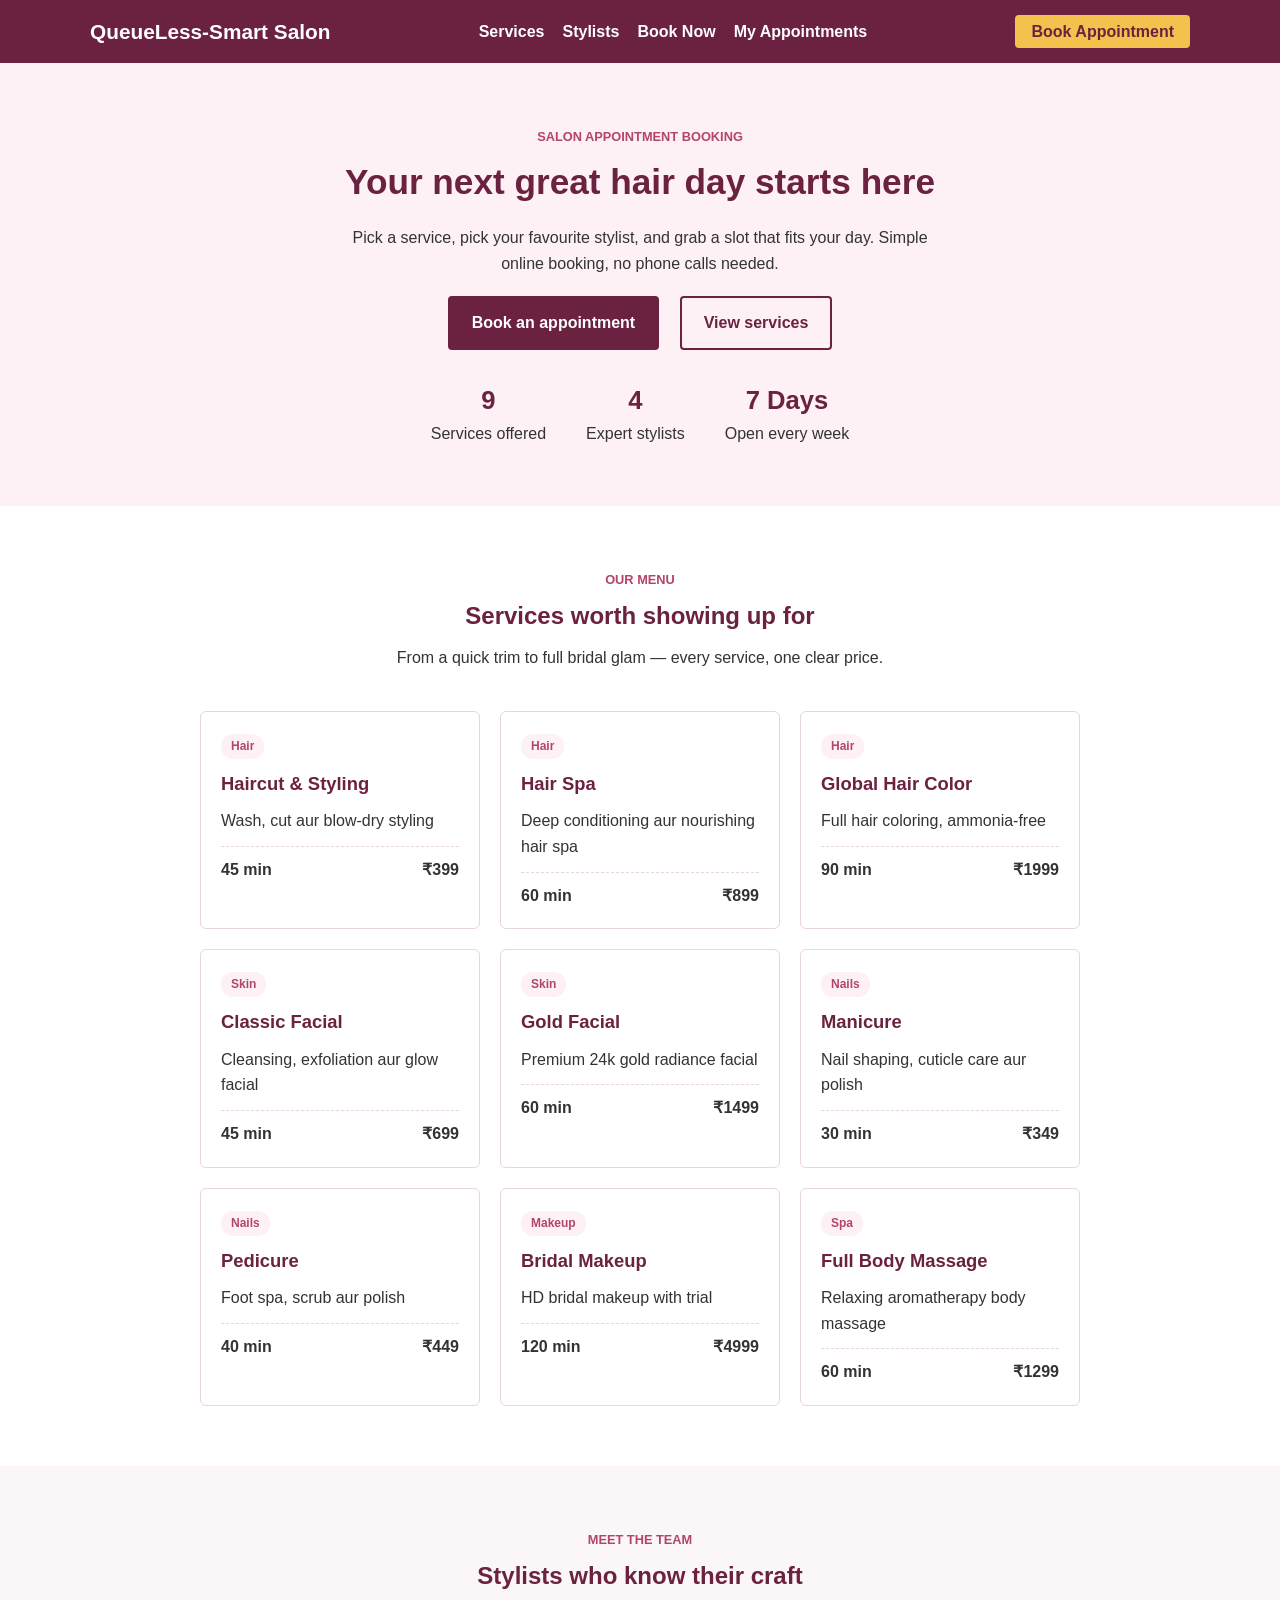
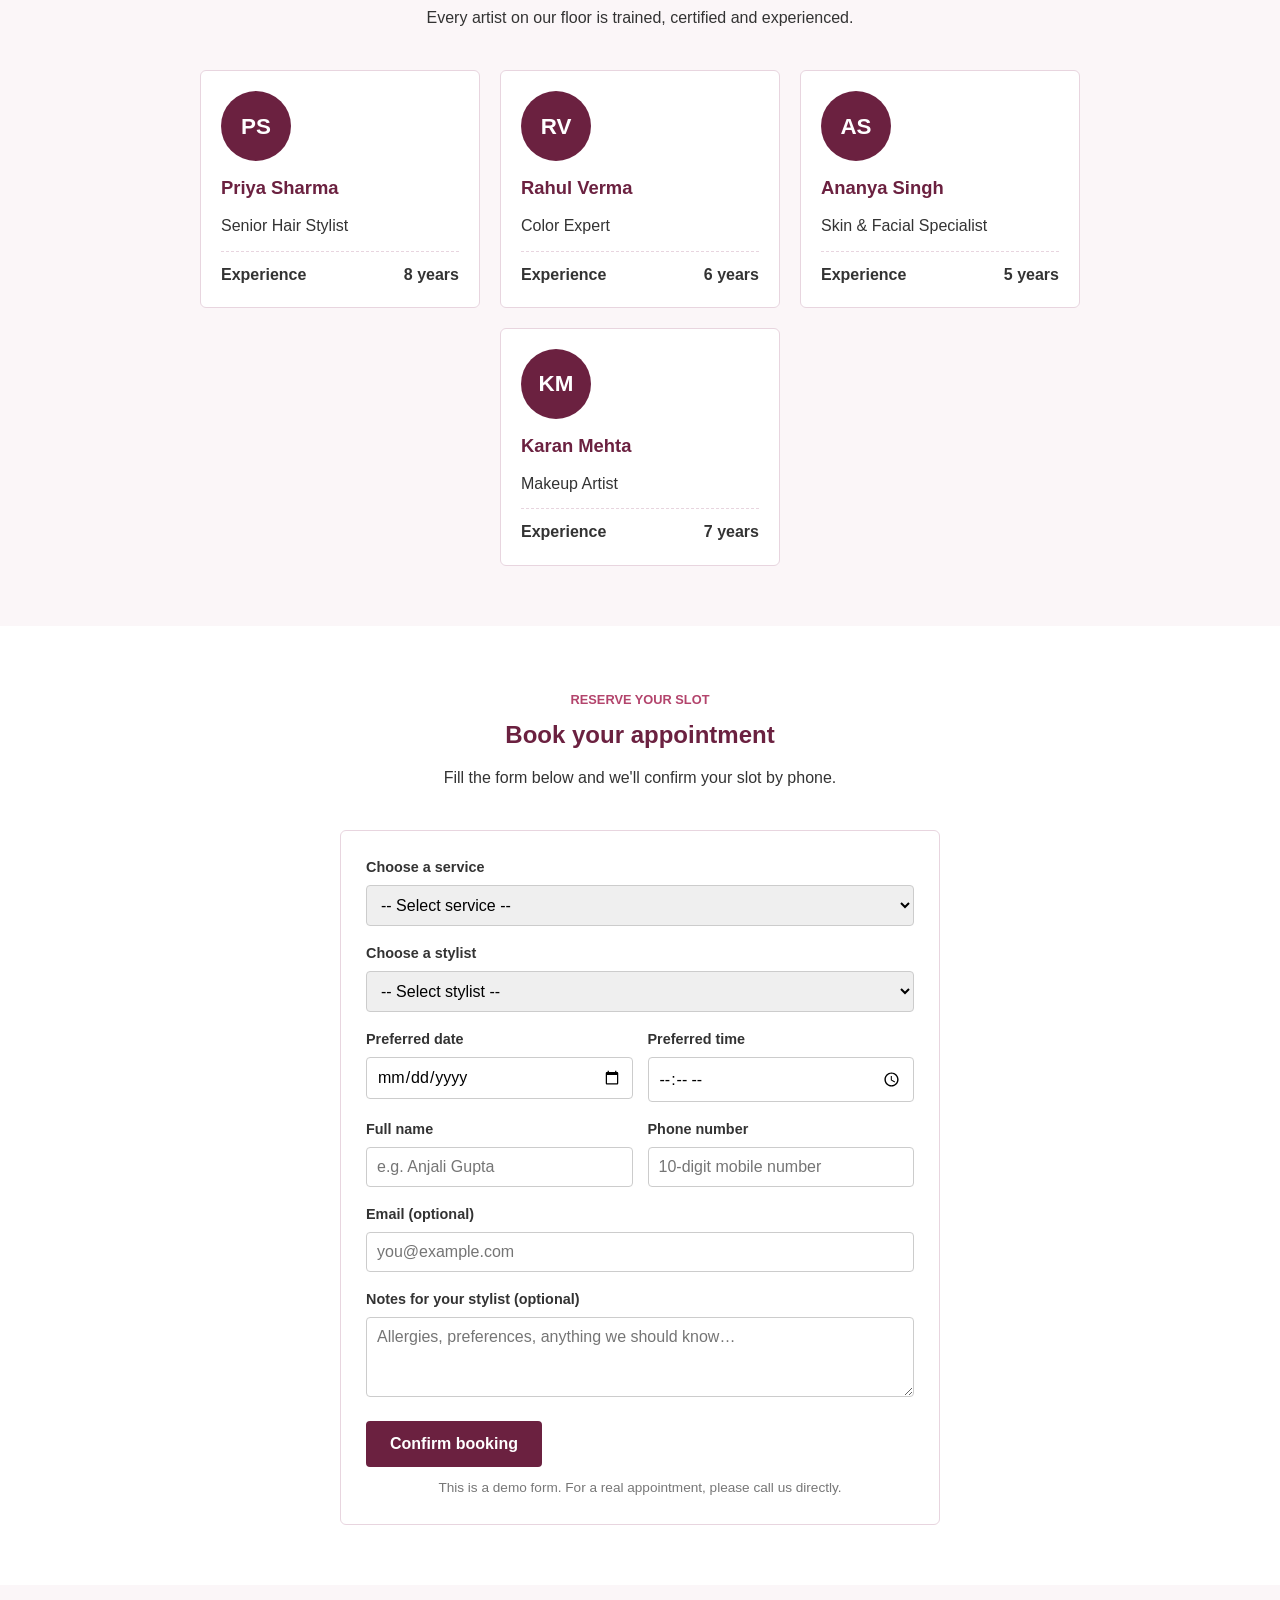
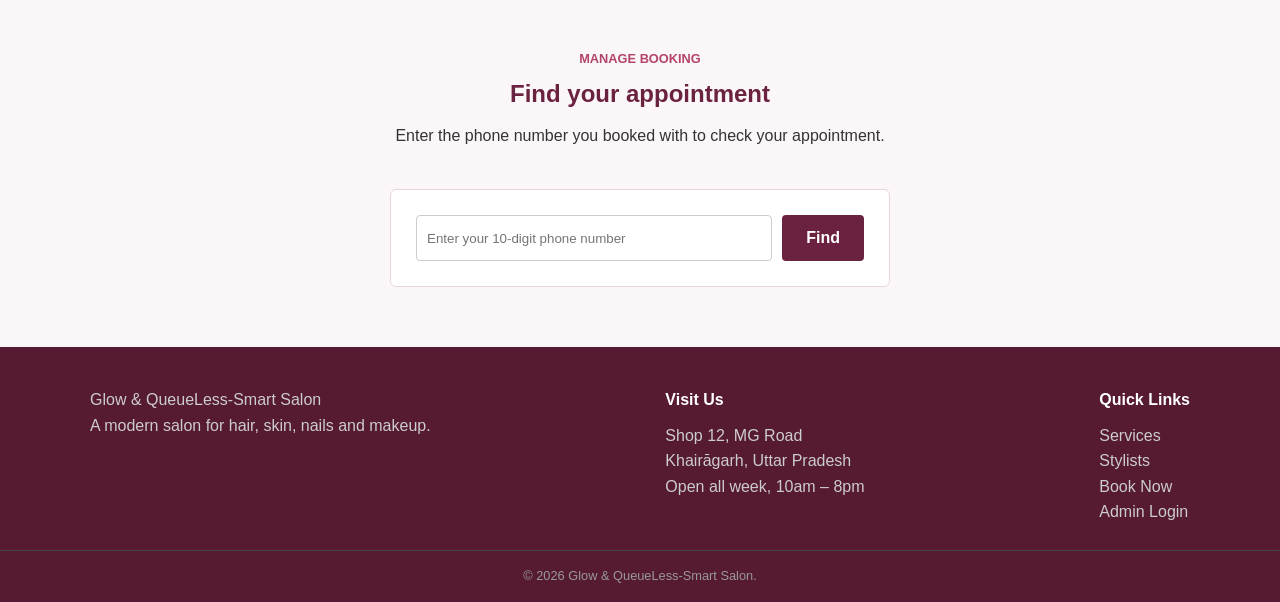
<file: index.html>
<!doctype html>
<html lang="en">
  <head>
    <meta charset="UTF-8" />
    <meta name="viewport" content="width=device-width, initial-scale=1.0" />
    <title>Glow &amp;QueueLess-Smart Salon</title>
    <link rel="stylesheet" href="css/style.css" />
  </head>
  <body>
    <!-- ===== Navbar ===== -->
    <header class="navbar">
      <div class="container">
        <a href="#home" class="brand">QueueLess-Smart Salon</a>
        <nav class="nav-links">
          <a href="#services">Services</a>
          <a href="#stylists">Stylists</a>
          <a href="#book">Book Now</a>
          <a href="#my-appointments">My Appointments</a>
        </nav>
        <div class="nav-cta">
          <a href="#book">Book Appointment</a>
        </div>
      </div>
    </header>

    <!-- ===== Hero ===== -->
    <section class="hero" id="home">
      <div class="container">
        <span class="eyebrow">Salon Appointment Booking</span>
        <h1>Your next great hair day starts here</h1>
        <p>
          Pick a service, pick your favourite stylist, and grab a slot that fits
          your day. Simple online booking, no phone calls needed.
        </p>
        <div class="hero-actions">
          <a href="#book" class="btn btn-primary">Book an appointment</a>
          <a href="#services" class="btn btn-ghost">View services</a>
        </div>
        <div class="hero-stats">
          <div><strong>9</strong><span> Services offered</span></div>
          <div><strong>4</strong><span> Expert stylists</span></div>
          <div><strong>7 Days</strong><span> Open every week</span></div>
        </div>
      </div>
    </section>

    <!-- ===== Services ===== -->
    <section class="section" id="services">
      <div class="container">
        <div class="section-head">
          <span class="eyebrow">Our Menu</span>
          <h2>Services worth showing up for</h2>
          <p>
            From a quick trim to full bridal glam — every service, one clear
            price.
          </p>
        </div>

        <div class="card-grid">
          <div class="card">
            <span class="tag">Hair</span>
            <h3>Haircut &amp; Styling</h3>
            <p>Wash, cut aur blow-dry styling</p>
            <div class="price-row"><span>45 min</span><span>₹399</span></div>
          </div>
          <div class="card">
            <span class="tag">Hair</span>
            <h3>Hair Spa</h3>
            <p>Deep conditioning aur nourishing hair spa</p>
            <div class="price-row"><span>60 min</span><span>₹899</span></div>
          </div>
          <div class="card">
            <span class="tag">Hair</span>
            <h3>Global Hair Color</h3>
            <p>Full hair coloring, ammonia-free</p>
            <div class="price-row"><span>90 min</span><span>₹1999</span></div>
          </div>
          <div class="card">
            <span class="tag">Skin</span>
            <h3>Classic Facial</h3>
            <p>Cleansing, exfoliation aur glow facial</p>
            <div class="price-row"><span>45 min</span><span>₹699</span></div>
          </div>
          <div class="card">
            <span class="tag">Skin</span>
            <h3>Gold Facial</h3>
            <p>Premium 24k gold radiance facial</p>
            <div class="price-row"><span>60 min</span><span>₹1499</span></div>
          </div>
          <div class="card">
            <span class="tag">Nails</span>
            <h3>Manicure</h3>
            <p>Nail shaping, cuticle care aur polish</p>
            <div class="price-row"><span>30 min</span><span>₹349</span></div>
          </div>
          <div class="card">
            <span class="tag">Nails</span>
            <h3>Pedicure</h3>
            <p>Foot spa, scrub aur polish</p>
            <div class="price-row"><span>40 min</span><span>₹449</span></div>
          </div>
          <div class="card">
            <span class="tag">Makeup</span>
            <h3>Bridal Makeup</h3>
            <p>HD bridal makeup with trial</p>
            <div class="price-row"><span>120 min</span><span>₹4999</span></div>
          </div>
          <div class="card">
            <span class="tag">Spa</span>
            <h3>Full Body Massage</h3>
            <p>Relaxing aromatherapy body massage</p>
            <div class="price-row"><span>60 min</span><span>₹1299</span></div>
          </div>
        </div>
      </div>
    </section>

    <!-- ===== Stylists ===== -->
    <section class="section section-alt" id="stylists">
      <div class="container">
        <div class="section-head">
          <span class="eyebrow">Meet The Team</span>
          <h2>Stylists who know their craft</h2>
          <p>
            Every artist on our floor is trained, certified and experienced.
          </p>
        </div>

        <div class="card-grid">
          <div class="card">
            <div class="stylist-photo">PS</div>
            <h3>Priya Sharma</h3>
            <p>Senior Hair Stylist</p>
            <div class="price-row">
              <span>Experience</span><span>8 years</span>
            </div>
          </div>
          <div class="card">
            <div class="stylist-photo">RV</div>
            <h3>Rahul Verma</h3>
            <p>Color Expert</p>
            <div class="price-row">
              <span>Experience</span><span>6 years</span>
            </div>
          </div>
          <div class="card">
            <div class="stylist-photo">AS</div>
            <h3>Ananya Singh</h3>
            <p>Skin &amp; Facial Specialist</p>
            <div class="price-row">
              <span>Experience</span><span>5 years</span>
            </div>
          </div>
          <div class="card">
            <div class="stylist-photo">KM</div>
            <h3>Karan Mehta</h3>
            <p>Makeup Artist</p>
            <div class="price-row">
              <span>Experience</span><span>7 years</span>
            </div>
          </div>
        </div>
      </div>
    </section>

    <!-- ===== Booking ===== -->
    <section class="section" id="book">
      <div class="container">
        <div class="section-head">
          <span class="eyebrow">Reserve Your Slot</span>
          <h2>Book your appointment</h2>
          <p>Fill the form below and we'll confirm your slot by phone.</p>
        </div>

        <form>
          <div class="field">
            <label for="service">Choose a service</label>
            <select id="service" name="service" required>
              <option value="">-- Select service --</option>
              <option>Haircut &amp; Styling - ₹399</option>
              <option>Hair Spa - ₹899</option>
              <option>Global Hair Color - ₹1999</option>
              <option>Classic Facial - ₹699</option>
              <option>Gold Facial - ₹1499</option>
              <option>Manicure - ₹349</option>
              <option>Pedicure - ₹449</option>
              <option>Bridal Makeup - ₹4999</option>
              <option>Full Body Massage - ₹1299</option>
            </select>
          </div>

          <div class="field">
            <label for="stylist">Choose a stylist</label>
            <select id="stylist" name="stylist" required>
              <option value="">-- Select stylist --</option>
              <option>Priya Sharma - Senior Hair Stylist</option>
              <option>Rahul Verma - Color Expert</option>
              <option>Ananya Singh - Skin &amp; Facial Specialist</option>
              <option>Karan Mehta - Makeup Artist</option>
            </select>
          </div>

          <div class="form-row">
            <div class="field">
              <label for="bookDate">Preferred date</label>
              <input type="date" id="bookDate" name="date" required />
            </div>
            <div class="field">
              <label for="bookTime">Preferred time</label>
              <input type="time" id="bookTime" name="time" required />
            </div>
          </div>

          <div class="form-row">
            <div class="field">
              <label for="custName">Full name</label>
              <input
                type="text"
                id="custName"
                name="name"
                required
                placeholder="e.g. Anjali Gupta"
              />
            </div>
            <div class="field">
              <label for="custPhone">Phone number</label>
              <input
                type="tel"
                id="custPhone"
                name="phone"
                required
                placeholder="10-digit mobile number"
                pattern="[0-9]{10}"
              />
            </div>
          </div>

          <div class="field">
            <label for="custEmail">Email (optional)</label>
            <input
              type="email"
              id="custEmail"
              name="email"
              placeholder="you@example.com"
            />
          </div>

          <div class="field">
            <label for="custNotes">Notes for your stylist (optional)</label>
            <textarea
              id="custNotes"
              name="notes"
              placeholder="Allergies, preferences, anything we should know…"
            ></textarea>
          </div>

          <button type="submit" class="btn btn-primary">Confirm booking</button>
          <p class="form-note">
            This is a demo form. For a real appointment, please call us
            directly.
          </p>
        </form>
      </div>
    </section>

    <!-- ===== My Appointments ===== -->
    <section class="section section-alt" id="my-appointments">
      <div class="container">
        <div class="section-head">
          <span class="eyebrow">Manage Booking</span>
          <h2>Find your appointment</h2>
          <p>
            Enter the phone number you booked with to check your appointment.
          </p>
        </div>
        <form class="lookup-form">
          <input
            type="tel"
            placeholder="Enter your 10-digit phone number"
            pattern="[0-9]{10}"
            required
          />
          <button type="submit" class="btn btn-primary">Find</button>
        </form>
      </div>
    </section>

    <!-- ===== Footer ===== -->
    <footer class="footer">
      <div class="container">
        <div>
          <a href="#home" class="brand">Glow &amp; QueueLess-Smart Salon</a>
          <p>A modern salon for hair, skin, nails and makeup.</p>
        </div>
        <div>
          <h4>Visit Us</h4>
          <p>
            Shop 12, MG Road<br />Khairāgarh, Uttar Pradesh<br />Open all week,
            10am – 8pm
          </p>
        </div>
        <div>
          <h4>Quick Links</h4>
          <ul>
            <li><a href="#services">Services</a></li>
            <li><a href="#stylists">Stylists</a></li>
            <li><a href="#book">Book Now</a></li>
            <li><a href="admin.html">Admin Login</a></li>
          </ul>
        </div>
      </div>
      <div class="footer-bottom">
        &copy; 2026 Glow &amp; QueueLess-Smart Salon.
      </div>
    </footer>
  </body>
</html>
</file>
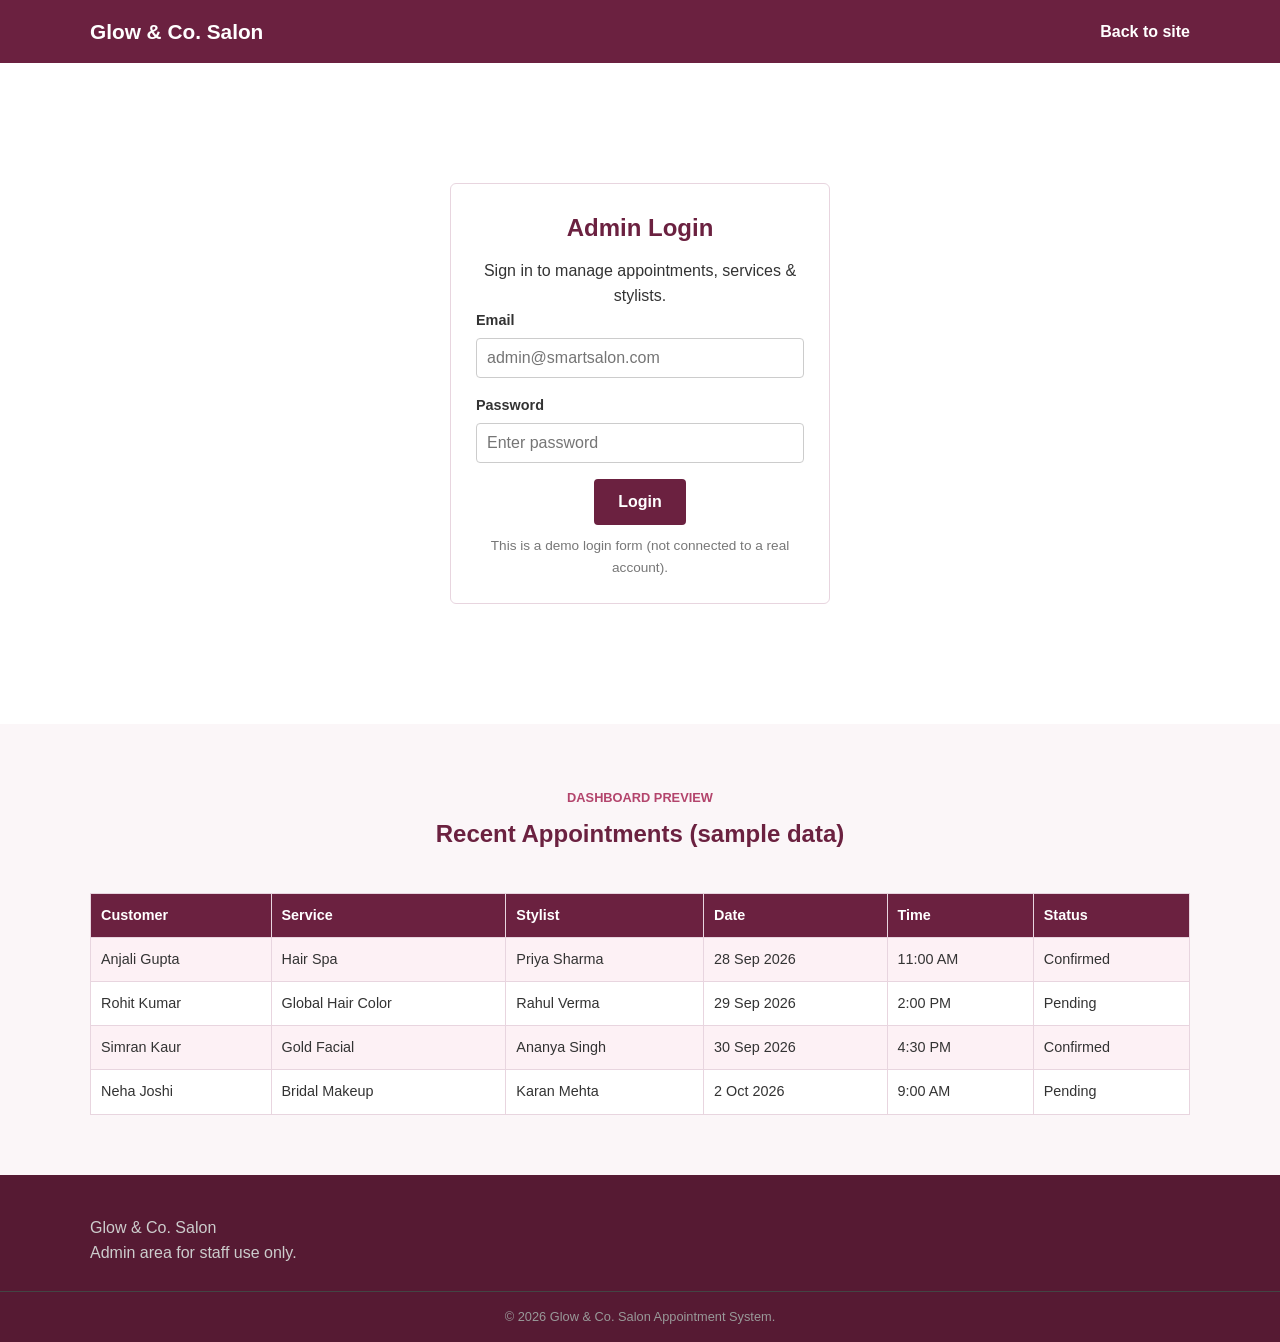
<file: admin.html>
<!doctype html>
<html lang="en">
<head>
  <meta charset="UTF-8" />
  <meta name="viewport" content="width=device-width, initial-scale=1.0" />
  <title>Admin Login — Glow &amp; Co.</title>
  <link rel="stylesheet" href="css/style.css" />
</head>
<body>

  <header class="navbar">
    <div class="container">
      <a href="index.html" class="brand">Glow &amp; Co. Salon</a>
      <nav class="nav-links">
        <a href="index.html">Back to site</a>
      </nav>
    </div>
  </header>

  <!-- ===== Admin Login ===== -->
  <section class="section">
    <div class="container">
      <form class="login-card">
        <h2>Admin Login</h2>
        <p>Sign in to manage appointments, services &amp; stylists.</p>

        <div class="field">
          <label for="loginEmail">Email</label>
          <input type="email" id="loginEmail" name="email" required placeholder="admin@smartsalon.com" />
        </div>
        <div class="field">
          <label for="loginPassword">Password</label>
          <input type="password" id="loginPassword" name="password" required placeholder="Enter password" />
        </div>

        <button type="submit" class="btn btn-primary">Login</button>
        <p class="form-note">This is a demo login form (not connected to a real account).</p>
      </form>
    </div>
  </section>

  <!-- ===== Sample Appointments (static demo data) ===== -->
  <section class="section section-alt">
    <div class="container">
      <div class="section-head">
        <span class="eyebrow">Dashboard Preview</span>
        <h2>Recent Appointments (sample data)</h2>
      </div>

      <table>
        <tr>
          <th>Customer</th>
          <th>Service</th>
          <th>Stylist</th>
          <th>Date</th>
          <th>Time</th>
          <th>Status</th>
        </tr>
        <tr>
          <td>Anjali Gupta</td>
          <td>Hair Spa</td>
          <td>Priya Sharma</td>
          <td>28 Sep 2026</td>
          <td>11:00 AM</td>
          <td>Confirmed</td>
        </tr>
        <tr>
          <td>Rohit Kumar</td>
          <td>Global Hair Color</td>
          <td>Rahul Verma</td>
          <td>29 Sep 2026</td>
          <td>2:00 PM</td>
          <td>Pending</td>
        </tr>
        <tr>
          <td>Simran Kaur</td>
          <td>Gold Facial</td>
          <td>Ananya Singh</td>
          <td>30 Sep 2026</td>
          <td>4:30 PM</td>
          <td>Confirmed</td>
        </tr>
        <tr>
          <td>Neha Joshi</td>
          <td>Bridal Makeup</td>
          <td>Karan Mehta</td>
          <td>2 Oct 2026</td>
          <td>9:00 AM</td>
          <td>Pending</td>
        </tr>
      </table>
    </div>
  </section>

  <footer class="footer">
    <div class="container">
      <div>
        <a href="index.html" class="brand">Glow &amp; Co. Salon</a>
        <p>Admin area for staff use only.</p>
      </div>
    </div>
    <div class="footer-bottom">
      &copy; 2026 Glow &amp; Co. Salon Appointment System.
    </div>
  </footer>

</body>
</html>
</file>
<file: css/style.css>
/* Glow & Co. Salon - simple stylesheet */

* {
  margin: 0;
  padding: 0;
  box-sizing: border-box;
}

body {
  font-family: Arial, Helvetica, sans-serif;
  color: #333333;
  background-color: #ffffff;
  line-height: 1.6;
}

a {
  text-decoration: none;
  color: #b3446c;
}

ul {
  list-style: none;
}

img {
  max-width: 100%;
}

.container {
  width: 90%;
  max-width: 1100px;
  margin: 0 auto;
}

h1,
h2,
h3,
h4 {
  color: #6b2140;
  margin-bottom: 10px;
}

/* ===== Header / Navbar ===== */
.navbar {
  background-color: #6b2140;
  padding: 15px 0;
}

.navbar .container {
  display: flex;
  justify-content: space-between;
  align-items: center;
  flex-wrap: wrap;
}

.navbar .brand {
  color: #ffffff;
  font-size: 1.3rem;
  font-weight: bold;
}

.nav-links {
  display: flex;
  gap: 18px;
  flex-wrap: wrap;
}

.nav-links a {
  color: #ffffff;
  font-weight: bold;
}

.nav-links a:hover {
  color: #f2c14e;
}

.nav-cta a {
  background-color: #f2c14e;
  color: #6b2140;
  padding: 8px 16px;
  border-radius: 4px;
  font-weight: bold;
}

/* ===== Hero ===== */
.hero {
  background-color: #fdf1f5;
  padding: 60px 0;
  text-align: center;
}

.hero h1 {
  font-size: 2.2rem;
  margin-bottom: 15px;
}

.hero p {
  max-width: 600px;
  margin: 0 auto 20px auto;
}

.btn {
  display: inline-block;
  padding: 12px 22px;
  border-radius: 4px;
  font-weight: bold;
  border: 2px solid #6b2140;
  cursor: pointer;
  font-size: 1rem;
}

.btn-primary {
  background-color: #6b2140;
  color: #ffffff;
}

.btn-primary:hover {
  background-color: #8a2c53;
}

.btn-ghost {
  background-color: transparent;
  color: #6b2140;
}

.btn-ghost:hover {
  background-color: #6b2140;
  color: #ffffff;
}

.hero-actions {
  margin-bottom: 30px;
}

.hero-actions .btn {
  margin: 0 8px;
}

.hero-stats {
  display: flex;
  justify-content: center;
  gap: 40px;
  flex-wrap: wrap;
}

.hero-stats strong {
  display: block;
  font-size: 1.6rem;
  color: #6b2140;
}

/* ===== Sections ===== */
.section {
  padding: 60px 0;
}

.section-alt {
  background-color: #fbf6f8;
}

.section-head {
  text-align: center;
  max-width: 600px;
  margin: 0 auto 40px auto;
}

.eyebrow {
  display: inline-block;
  color: #b3446c;
  font-weight: bold;
  text-transform: uppercase;
  font-size: 0.8rem;
  margin-bottom: 6px;
}

/* ===== Cards (Services / Stylists) ===== */
.card-grid {
  display: flex;
  flex-wrap: wrap;
  gap: 20px;
  justify-content: center;
}

.card {
  background-color: #ffffff;
  border: 1px solid #e8d5df;
  border-radius: 6px;
  padding: 20px;
  width: 280px;
}

.card h3 {
  font-size: 1.15rem;
}

.tag {
  display: inline-block;
  background-color: #fdf1f5;
  color: #b3446c;
  font-size: 0.75rem;
  font-weight: bold;
  padding: 3px 10px;
  border-radius: 12px;
  margin-bottom: 10px;
}

.price-row {
  display: flex;
  justify-content: space-between;
  font-weight: bold;
  margin-top: 12px;
  border-top: 1px dashed #e8d5df;
  padding-top: 10px;
}

.stylist-photo {
  width: 70px;
  height: 70px;
  border-radius: 50%;
  background-color: #6b2140;
  color: #ffffff;
  font-size: 1.4rem;
  font-weight: bold;
  display: flex;
  align-items: center;
  justify-content: center;
  margin-bottom: 12px;
}

/* ===== Forms ===== */
form {
  background-color: #ffffff;
  border: 1px solid #e8d5df;
  border-radius: 6px;
  padding: 25px;
  max-width: 600px;
  margin: 0 auto;
}

.form-row {
  display: flex;
  gap: 15px;
  flex-wrap: wrap;
}

.field {
  flex: 1;
  min-width: 200px;
  margin-bottom: 16px;
}

.field label {
  display: block;
  font-weight: bold;
  margin-bottom: 6px;
  font-size: 0.9rem;
}

.field input,
.field select,
.field textarea {
  width: 100%;
  padding: 10px;
  border: 1px solid #cccccc;
  border-radius: 4px;
  font-size: 1rem;
  font-family: inherit;
}

.field textarea {
  min-height: 80px;
}

.form-note {
  font-size: 0.85rem;
  color: #777777;
  margin-top: 10px;
  text-align: center;
}

/* ===== Lookup form (inline) ===== */
.lookup-form {
  display: flex;
  gap: 10px;
  max-width: 500px;
  flex-wrap: wrap;
}

.lookup-form input {
  flex: 1;
  padding: 10px;
  border: 1px solid #cccccc;
  border-radius: 4px;
  min-width: 200px;
}

/* ===== Table (admin page) ===== */
table {
  width: 100%;
  border-collapse: collapse;
  background-color: #ffffff;
}

table th,
table td {
  border: 1px solid #e8d5df;
  padding: 10px;
  text-align: left;
  font-size: 0.9rem;
}

table th {
  background-color: #6b2140;
  color: #ffffff;
}

table tr:nth-child(even) {
  background-color: #fdf1f5;
}

/* ===== Footer ===== */
.footer {
  background-color: #561a33;
  color: #cccccc;
  padding: 40px 0 15px 0;
}

.footer .container {
  display: flex;
  flex-wrap: wrap;
  gap: 30px;
  justify-content: space-between;
}

.footer h4 {
  color: #ffffff;
  margin-bottom: 10px;
}

.footer a {
  color: #cccccc;
}

.footer a:hover {
  color: #f2c14e;
}

.footer-bottom {
  text-align: center;
  margin-top: 25px;
  font-size: 0.8rem;
  color: #999999;
  border-top: 1px solid #444444;
  padding-top: 15px;
}

/* ===== Login card (admin) ===== */
.login-card {
  max-width: 380px;
  margin: 60px auto;
  text-align: center;
}

.login-card .field {
  text-align: left;
}
</file>
